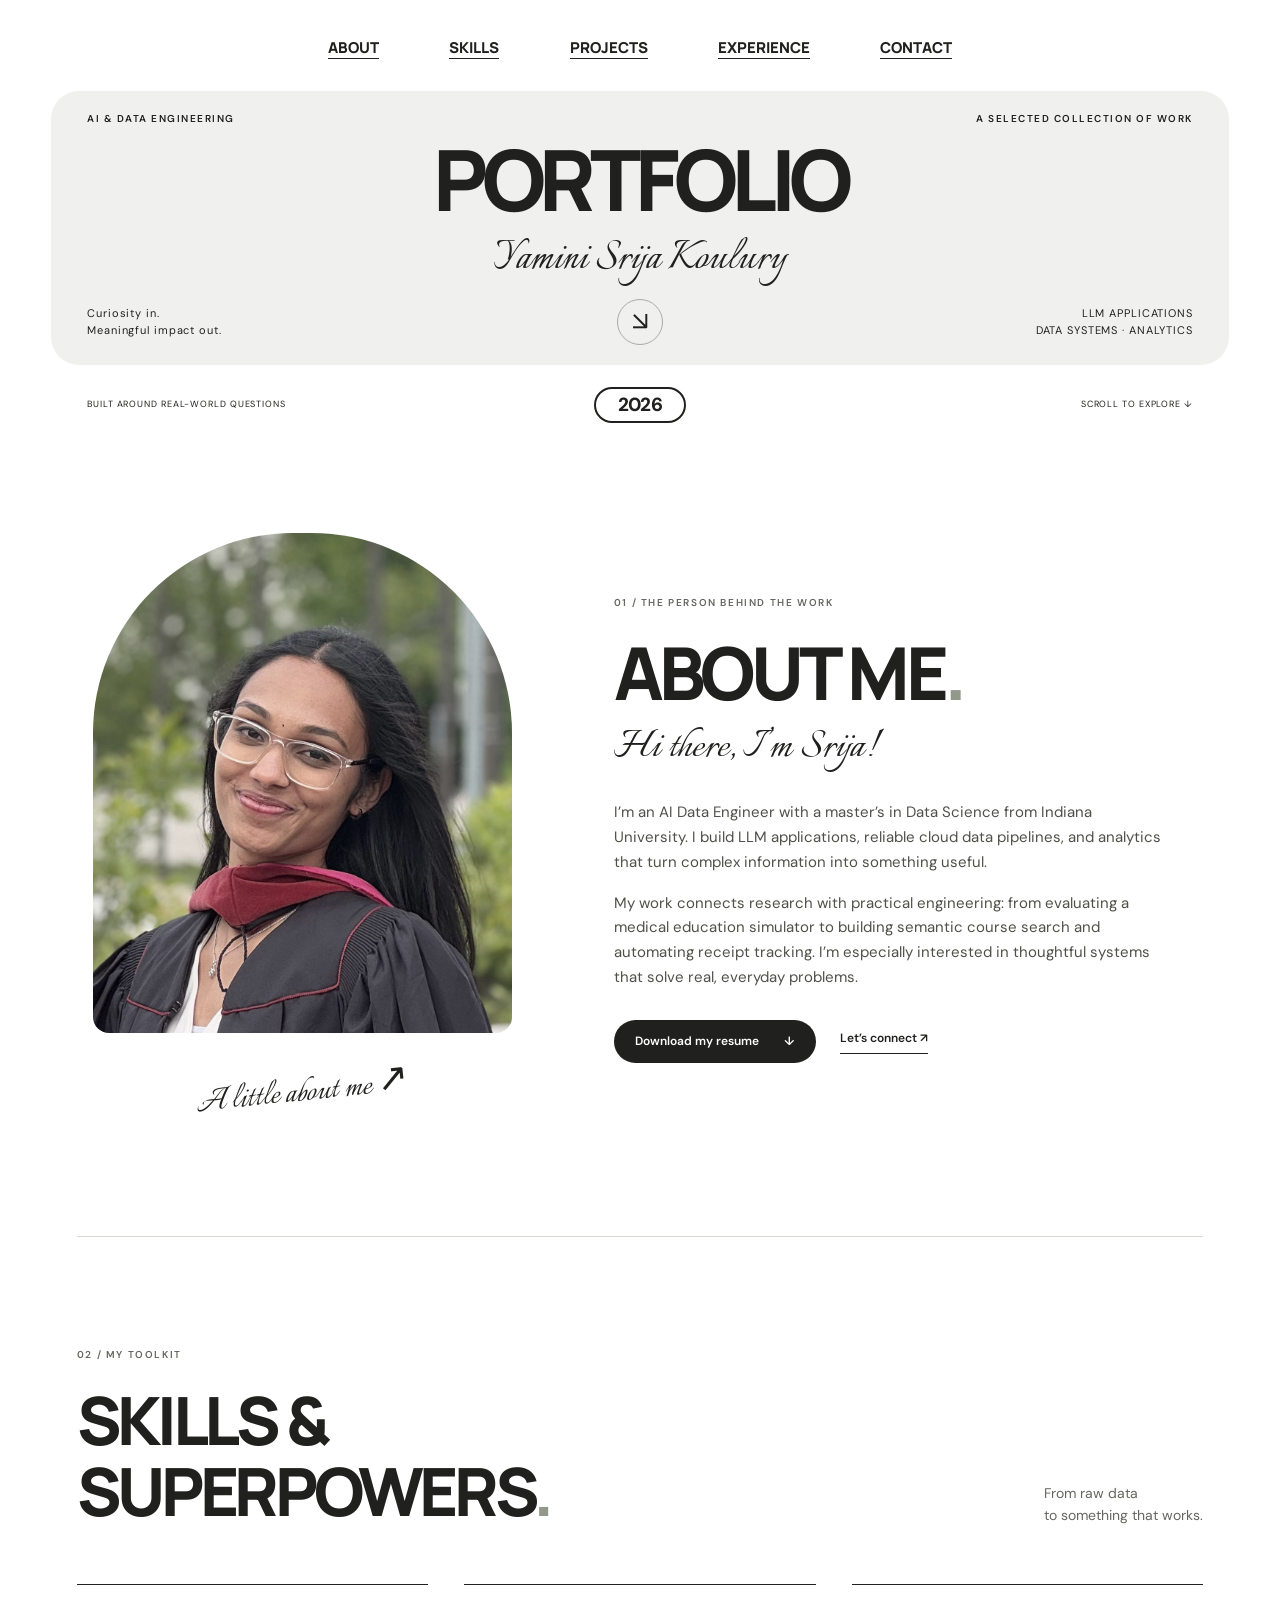
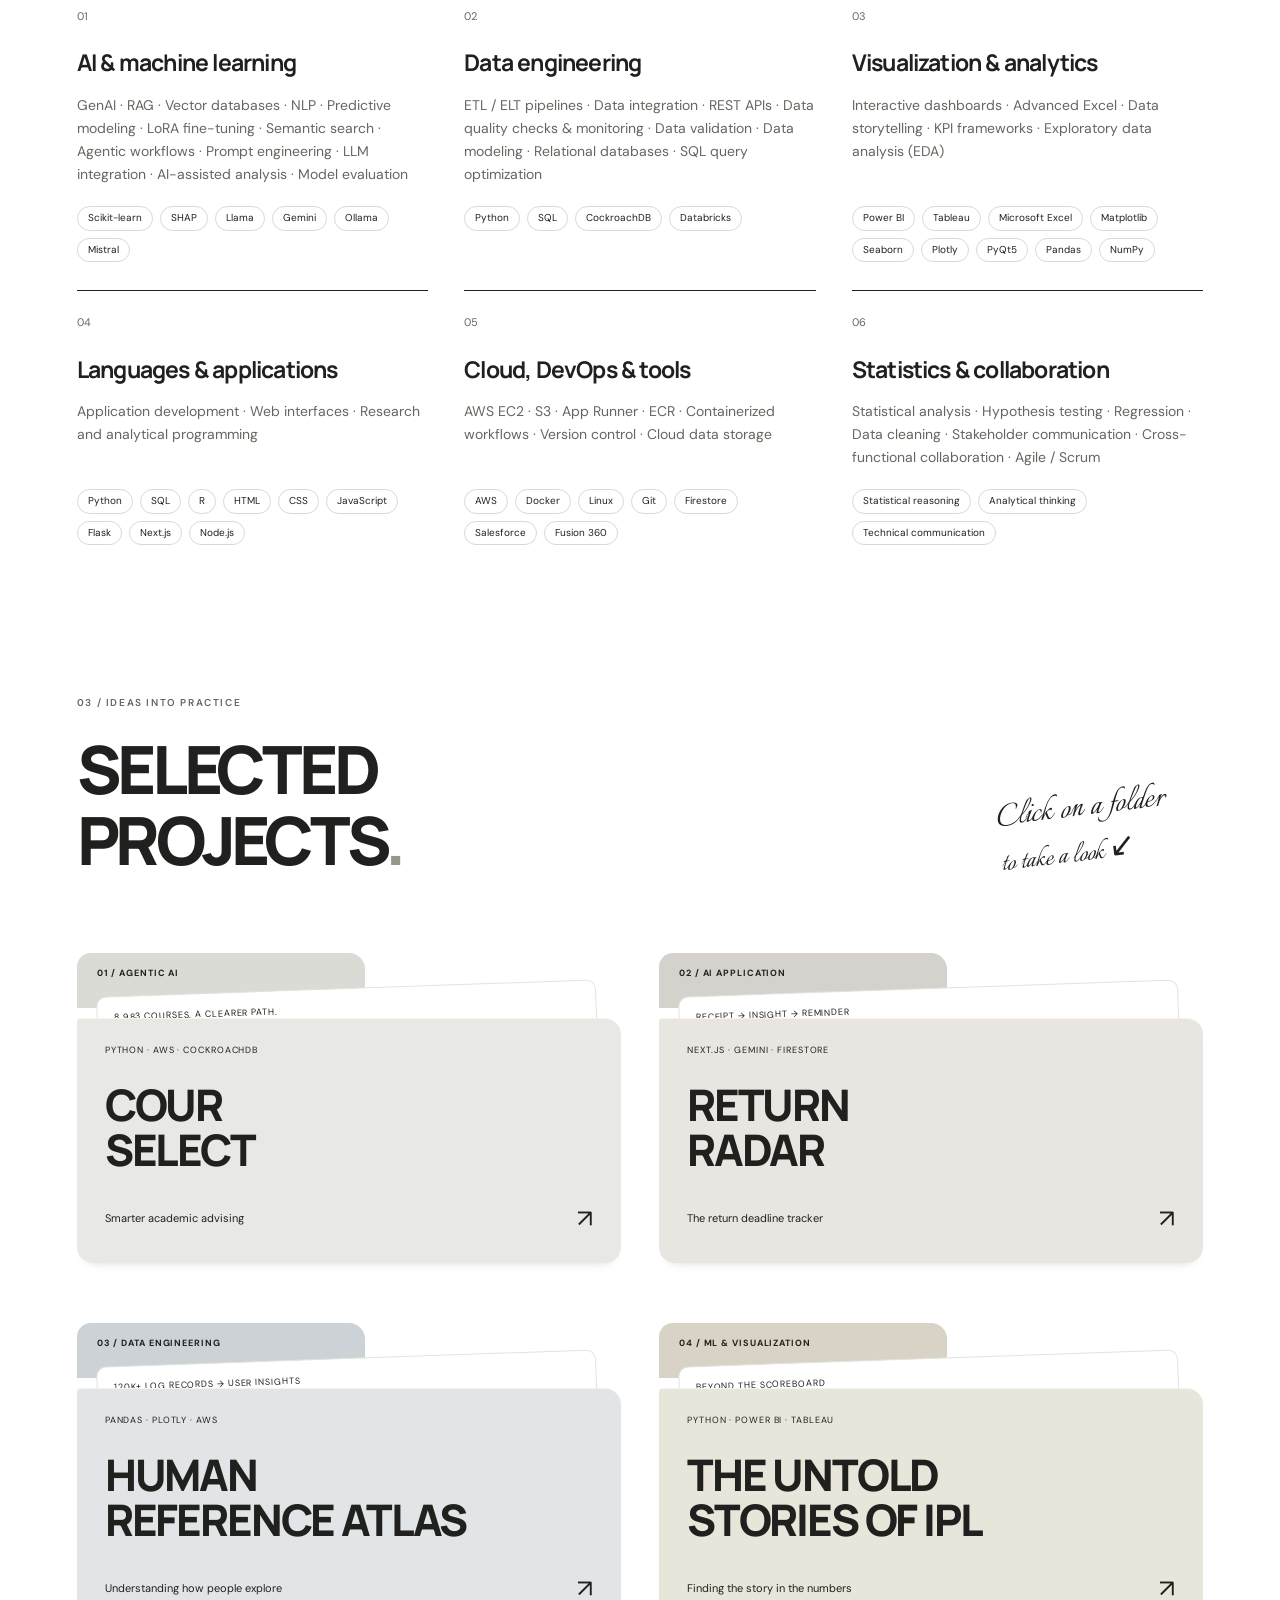
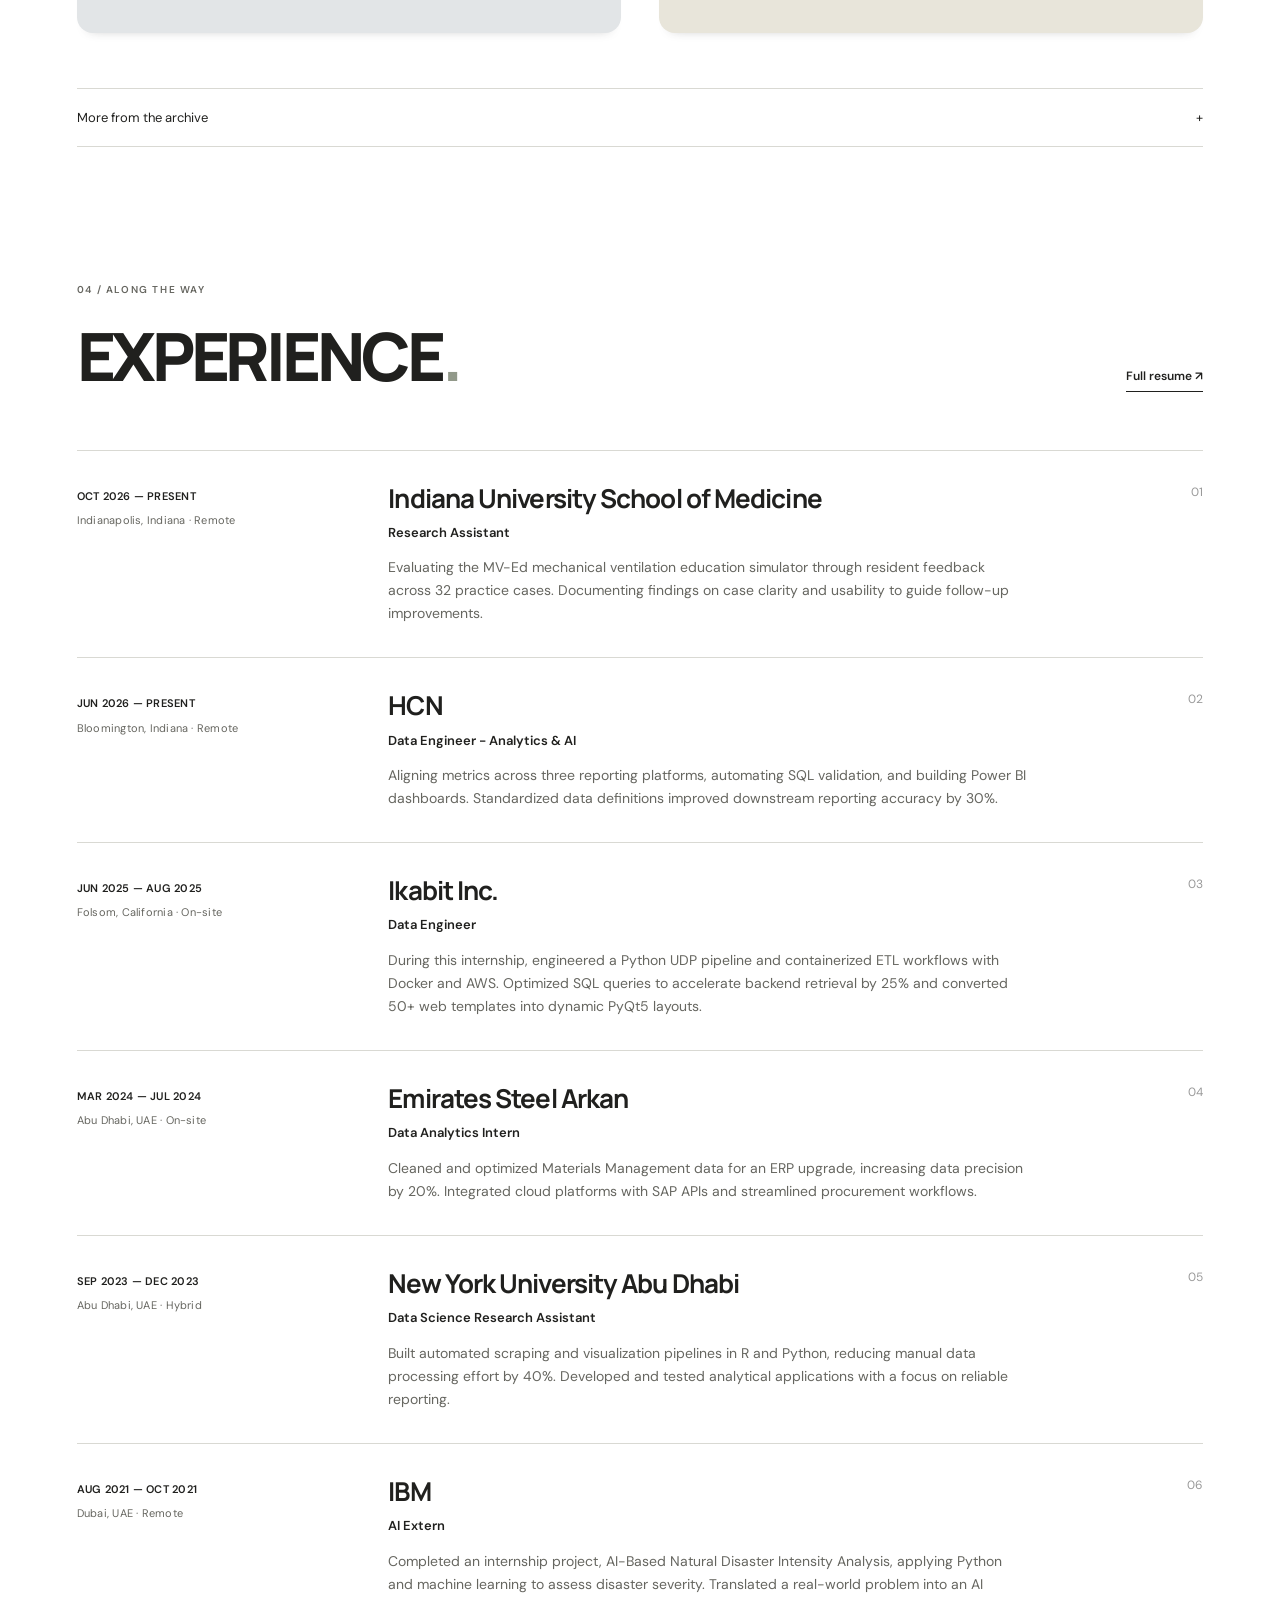
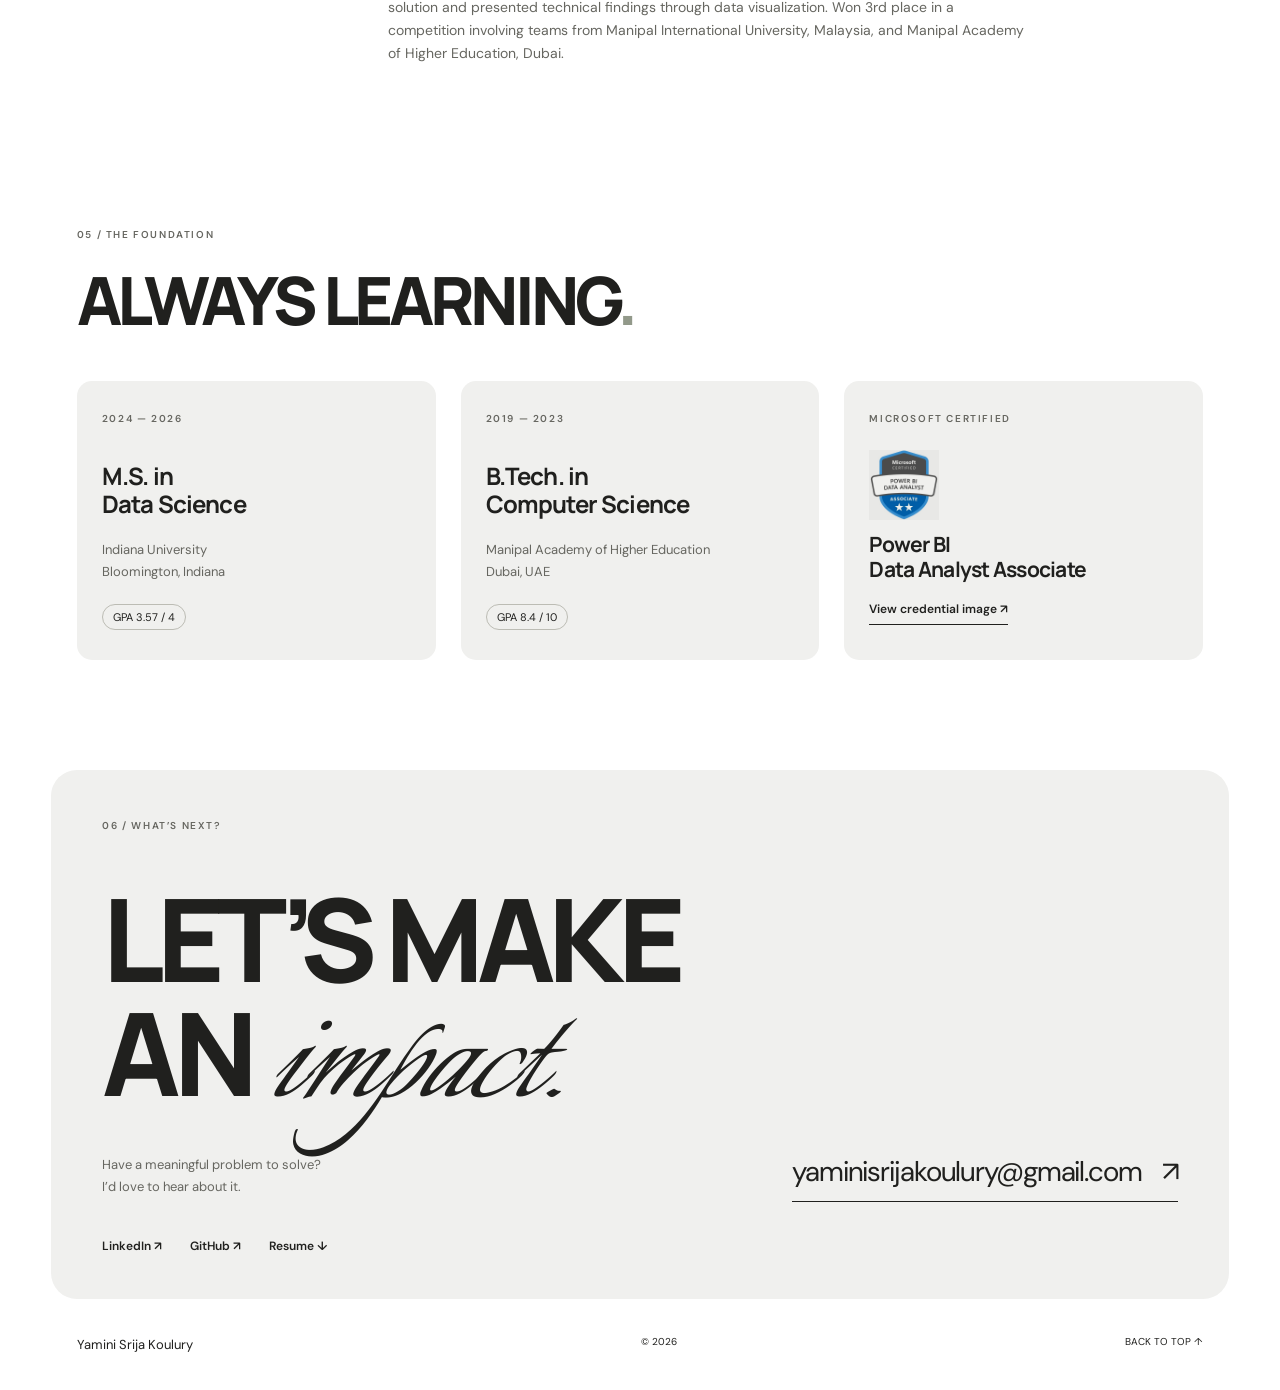
<file: index.html>
<!DOCTYPE html>
<html lang="en">
<head>
  <meta charset="UTF-8">
  <meta name="viewport" content="width=device-width, initial-scale=1">
  <title>Yamini Srija Koulury | AI & Data Portfolio</title>
  <meta name="description" content="AI, data engineering, and a little curiosity. Explore Yamini Srija Koulury’s work in LLM applications, reliable data pipelines, and analytics.">
  <meta name="author" content="Yamini Srija Koulury">
  <meta property="og:title" content="Yamini Srija Koulury | AI & Data Portfolio">
  <meta property="og:description" content="Turning complex data into useful, thoughtful applications.">
  <meta property="og:type" content="website">
  <link rel="preconnect" href="https://fonts.googleapis.com">
  <link rel="preconnect" href="https://fonts.gstatic.com" crossorigin>
  <link href="https://fonts.googleapis.com/css2?family=DM+Sans:wght@400;500;600;700&family=Manrope:wght@400;500;600;700;800&family=Italianno&display=swap" rel="stylesheet">
  <link rel="stylesheet" href="styles.css?v=10">
  <script src="script.js?v=11" defer></script>
</head>
<body>
  <a class="skip-link" href="#main">Skip to content</a>
  <header class="site-header" id="home">
    <nav class="nav" aria-label="Main navigation">
      <a href="#about">About</a><a href="#skills">Skills</a>
      <a href="#projects">Projects</a><a href="#experience">Experience</a><a href="#contact">Contact</a>
    </nav>
  </header>
  <main id="main">
    <section class="cover" aria-labelledby="cover-title">
      <div class="cover-top"><span>AI & DATA ENGINEERING</span><span>A SELECTED COLLECTION OF WORK</span></div>
      <div class="cover-title"><h1 id="cover-title">PORTFOLIO</h1><p class="signature">Yamini Srija Koulury</p></div>
      <div class="cover-bottom"><p>Curiosity in.<br>Meaningful impact out.</p><a href="#projects" class="circle-link" aria-label="Explore my projects">↘</a><p>LLM APPLICATIONS<br>DATA SYSTEMS · ANALYTICS</p></div>
    </section>
    <div class="cover-caption"><span>BUILT AROUND REAL-WORLD QUESTIONS</span><span class="year">2026</span><a href="#about">SCROLL TO EXPLORE ↓</a></div>

    <section class="about section" id="about" aria-labelledby="about-title">
      <div class="portrait-wrap"><img class="portrait" src="Srija.jpeg" alt="Yamini Srija Koulury at her graduation" width="1139" height="1519"><span class="photo-note">A little about me ↗</span></div>
      <div class="about-copy"><p class="eyebrow">01 / THE PERSON BEHIND THE WORK</p><h2 id="about-title">ABOUT ME<span class="period">.</span></h2><p class="handwritten">Hi there, I’m Srija!</p><p>I’m an AI Data Engineer with a master’s in Data Science from Indiana University. I build LLM applications, reliable cloud data pipelines, and analytics that turn complex information into something useful.</p><p>My work connects research with practical engineering: from evaluating a medical education simulator to building semantic course search and automating receipt tracking. I’m especially interested in thoughtful systems that solve real, everyday problems.</p><div class="about-links"><a class="pill-button dark" href="Yamini_Srija_Koulury_Resume.pdf" download>Download my resume <span>↓</span></a><a class="text-link" href="https://www.linkedin.com/in/yaminisrija/" target="_blank" rel="noopener noreferrer">Let’s connect ↗</a></div></div>
    </section>

    <section class="skills section" id="skills" aria-labelledby="skills-title"><div class="section-heading"><div><p class="eyebrow">02 / MY TOOLKIT</p><h2 id="skills-title">SKILLS &<br>SUPERPOWERS<span class="period">.</span></h2></div><p class="section-note">From raw data<br>to something that works.</p></div>
      <div class="skill-grid">
        <article><span class="skill-index">01</span><h3>AI & machine learning</h3><p>GenAI · RAG · Vector databases · NLP · Predictive modeling · LoRA fine-tuning · Semantic search · Agentic workflows · Prompt engineering · LLM integration · AI-assisted analysis · Model evaluation</p><div class="tags"><span>Scikit-learn</span><span>SHAP</span><span>Llama</span><span>Gemini</span><span>Ollama</span><span>Mistral</span></div></article>
        <article><span class="skill-index">02</span><h3>Data engineering</h3><p>ETL / ELT pipelines · Data integration · REST APIs · Data quality checks & monitoring · Data validation · Data modeling · Relational databases · SQL query optimization</p><div class="tags"><span>Python</span><span>SQL</span><span>CockroachDB</span><span>Databricks</span></div></article>
        <article><span class="skill-index">03</span><h3>Visualization & analytics</h3><p>Interactive dashboards · Advanced Excel · Data storytelling · KPI frameworks · Exploratory data analysis (EDA)</p><div class="tags"><span>Power BI</span><span>Tableau</span><span>Microsoft Excel</span><span>Matplotlib</span><span>Seaborn</span><span>Plotly</span><span>PyQt5</span><span>Pandas</span><span>NumPy</span></div></article>
        <article><span class="skill-index">04</span><h3>Languages & applications</h3><p>Application development · Web interfaces · Research and analytical programming</p><div class="tags"><span>Python</span><span>SQL</span><span>R</span><span>HTML</span><span>CSS</span><span>JavaScript</span><span>Flask</span><span>Next.js</span><span>Node.js</span></div></article>
        <article><span class="skill-index">05</span><h3>Cloud, DevOps & tools</h3><p>AWS EC2 · S3 · App Runner · ECR · Containerized workflows · Version control · Cloud data storage</p><div class="tags"><span>AWS</span><span>Docker</span><span>Linux</span><span>Git</span><span>Firestore</span><span>Salesforce</span><span>Fusion 360</span></div></article>
        <article><span class="skill-index">06</span><h3>Statistics & collaboration</h3><p>Statistical analysis · Hypothesis testing · Regression · Data cleaning · Stakeholder communication · Cross-functional collaboration · Agile / Scrum</p><div class="tags"><span>Statistical reasoning</span><span>Analytical thinking</span><span>Technical communication</span></div></article>
      </div>
    </section>

    <section class="projects section" id="projects" aria-labelledby="projects-title"><div class="section-heading"><div><p class="eyebrow">03 / IDEAS INTO PRACTICE</p><h2 id="projects-title">SELECTED<br>PROJECTS<span class="period">.</span></h2></div><p class="handwritten folder-note">Click on a folder<br><span>to take a look ↙</span></p></div>
      <div class="folder-grid">
        <button class="folder" data-project="courselect" aria-haspopup="dialog"><span class="folder-tab">01 / AGENTIC AI</span><span class="folder-paper">8,983 COURSES. A CLEARER PATH.</span><span class="folder-front"><span class="folder-meta">PYTHON · AWS · COCKROACHDB</span><strong>COUR<br>SELECT</strong><span class="folder-bottom">Smarter academic advising <span>↗</span></span></span></button>
        <button class="folder" data-project="returnradar" aria-haspopup="dialog"><span class="folder-tab">02 / AI APPLICATION</span><span class="folder-paper">RECEIPT → INSIGHT → REMINDER</span><span class="folder-front"><span class="folder-meta">NEXT.JS · GEMINI · FIRESTORE</span><strong>RETURN<br>RADAR</strong><span class="folder-bottom">The return deadline tracker <span>↗</span></span></span></button>
        <button class="folder" data-project="hra" aria-haspopup="dialog"><span class="folder-tab">03 / DATA ENGINEERING</span><span class="folder-paper">120K+ LOG RECORDS → USER INSIGHTS</span><span class="folder-front"><span class="folder-meta">PANDAS · PLOTLY · AWS</span><strong>HUMAN<br>REFERENCE ATLAS</strong><span class="folder-bottom">Understanding how people explore <span>↗</span></span></span></button>
        <button class="folder" data-project="ipl" aria-haspopup="dialog"><span class="folder-tab">04 / ML & VISUALIZATION</span><span class="folder-paper">BEYOND THE SCOREBOARD</span><span class="folder-front"><span class="folder-meta">PYTHON · POWER BI · TABLEAU</span><strong>THE UNTOLD<br>STORIES OF IPL</strong><span class="folder-bottom">Finding the story in the numbers <span>↗</span></span></span></button>
      </div>
      <details class="archive"><summary>More from the archive <span>+</span></summary><div class="archive-links"><a href="https://github.iu.edu/ykoulury/InfoViz_ykoulury" target="_blank" rel="noopener noreferrer">Safer Routes via Accident Analysis <span>IU GitHub ↗</span></a><a href="https://github.com/yaminisrijakoulury/Alzheimer-s-Disease-Project-Using-Machine-Learning-Data-Mining" target="_blank" rel="noopener noreferrer">Alzheimer’s Diagnosis Modeling <span>GitHub ↗</span></a><a href="https://github.com/yaminisrijakoulury/Personalized-Medical-Recommendation-System-with-Machine-Learning" target="_blank" rel="noopener noreferrer">Personalized Medical Recommendation System <span>GitHub ↗</span></a></div></details>
    </section>

    <section class="experience section" id="experience" aria-labelledby="experience-title"><div class="section-heading"><div><p class="eyebrow">04 / ALONG THE WAY</p><h2 id="experience-title">EXPERIENCE<span class="period">.</span></h2></div><a class="text-link" href="Yamini_Srija_Koulury_Resume.pdf" target="_blank" rel="noopener">Full resume ↗</a></div>
      <div class="experience-list">
        <article class="job"><div class="job-date">OCT 2026 — PRESENT<span>Indianapolis, Indiana · Remote</span></div><div><h3>Indiana University School of Medicine</h3><p class="role">Research Assistant</p><p>Evaluating the MV-Ed mechanical ventilation education simulator through resident feedback across 32 practice cases. Documenting findings on case clarity and usability to guide follow-up improvements.</p></div><span class="job-number">01</span></article>
        <article class="job"><div class="job-date">JUN 2026 — PRESENT<span>Bloomington, Indiana · Remote</span></div><div><h3>HCN</h3><p class="role">Data Engineer - Analytics &amp; AI</p><p>Aligning metrics across three reporting platforms, automating SQL validation, and building Power BI dashboards. Standardized data definitions improved downstream reporting accuracy by 30%.</p></div><span class="job-number">02</span></article>
        <article class="job"><div class="job-date">JUN 2025 — AUG 2025<span>Folsom, California · On-site</span></div><div><h3>Ikabit Inc.</h3><p class="role">Data Engineer</p><p>During this internship, engineered a Python UDP pipeline and containerized ETL workflows with Docker and AWS. Optimized SQL queries to accelerate backend retrieval by 25% and converted 50+ web templates into dynamic PyQt5 layouts.</p></div><span class="job-number">03</span></article>
        <article class="job"><div class="job-date">MAR 2024 — JUL 2024<span>Abu Dhabi, UAE · On-site</span></div><div><h3>Emirates Steel Arkan</h3><p class="role">Data Analytics Intern</p><p>Cleaned and optimized Materials Management data for an ERP upgrade, increasing data precision by 20%. Integrated cloud platforms with SAP APIs and streamlined procurement workflows.</p></div><span class="job-number">04</span></article>
        <article class="job"><div class="job-date">SEP 2023 — DEC 2023<span>Abu Dhabi, UAE · Hybrid</span></div><div><h3>New York University Abu Dhabi</h3><p class="role">Data Science Research Assistant</p><p>Built automated scraping and visualization pipelines in R and Python, reducing manual data processing effort by 40%. Developed and tested analytical applications with a focus on reliable reporting.</p></div><span class="job-number">05</span></article>
        <article class="job"><div class="job-date">AUG 2021 — OCT 2021<span>Dubai, UAE · Remote</span></div><div><h3>IBM</h3><p class="role">AI Extern</p><p>Completed an internship project, AI-Based Natural Disaster Intensity Analysis, applying Python and machine learning to assess disaster severity. Translated a real-world problem into an AI solution and presented technical findings through data visualization. Won 3rd place in a competition involving teams from Manipal International University, Malaysia, and Manipal Academy of Higher Education, Dubai.</p></div><span class="job-number">06</span></article>
      </div>
    </section>

    <section class="education section" id="education" aria-labelledby="education-title"><p class="eyebrow">05 / THE FOUNDATION</p><h2 id="education-title">ALWAYS LEARNING<span class="period">.</span></h2><div class="education-grid"><article><span class="eyebrow">2024 — 2026</span><h3>M.S. in<br>Data Science</h3><p>Indiana University<br>Bloomington, Indiana</p><span class="grade">GPA 3.57 / 4</span></article><article><span class="eyebrow">2019 — 2023</span><h3>B.Tech. in<br>Computer Science</h3><p>Manipal Academy of Higher Education<br>Dubai, UAE</p><span class="grade">GPA 8.4 / 10</span></article><article class="certification"><span class="eyebrow">MICROSOFT CERTIFIED</span><img src="power_bi_data_analyst.jpeg" alt="Microsoft certification badge" width="80" height="80" loading="lazy"><h3>Power BI<br>Data Analyst Associate</h3><a class="text-link" href="power_bi_data_analyst.jpeg" target="_blank" rel="noopener">View credential image ↗</a></article></div></section>

    <section class="contact section" id="contact" aria-labelledby="contact-title"><div class="contact-top"><p class="eyebrow">06 / WHAT’S NEXT?</p></div><h2 id="contact-title">LET’S MAKE<br>AN <em>impact.</em></h2><div class="contact-bottom"><p>Have a meaningful problem to solve?<br>I’d love to hear about it.</p><a class="contact-email" href="mailto:yaminisrijakoulury@gmail.com">yaminisrijakoulury@gmail.com <span>↗</span></a></div><div class="contact-links"><a href="https://www.linkedin.com/in/yaminisrija/" target="_blank" rel="noopener noreferrer">LinkedIn ↗</a><a href="https://github.com/yaminisrijakoulury" target="_blank" rel="noopener noreferrer">GitHub ↗</a><a href="Yamini_Srija_Koulury_Resume.pdf" download>Resume ↓</a></div></section>
  </main>
  <footer><a href="#home">Yamini Srija Koulury</a><span>© 2026</span><a href="#home">BACK TO TOP ↑</a></footer>
  <dialog id="project-dialog" aria-labelledby="project-title"><button class="close-dialog" aria-label="Close project details">✕</button><div id="project-content"></div></dialog>
</body>
</html>
</file>
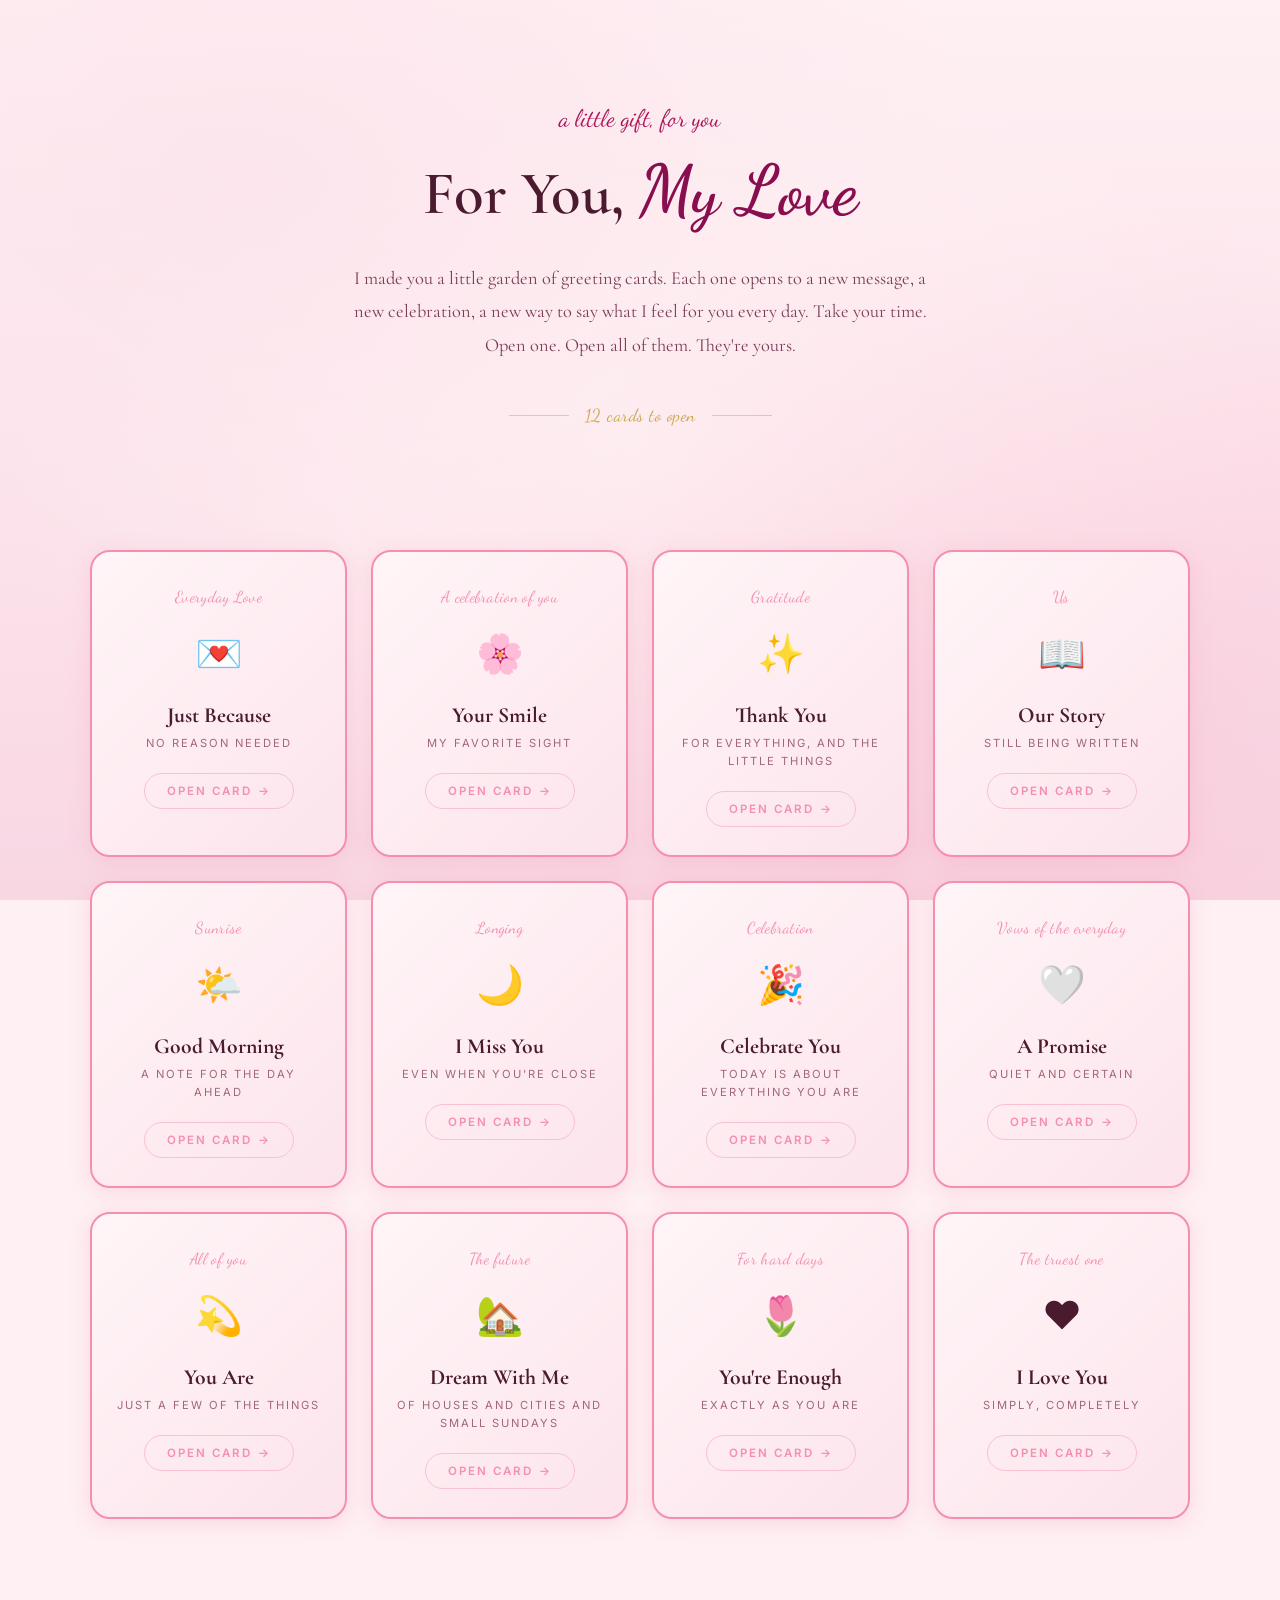
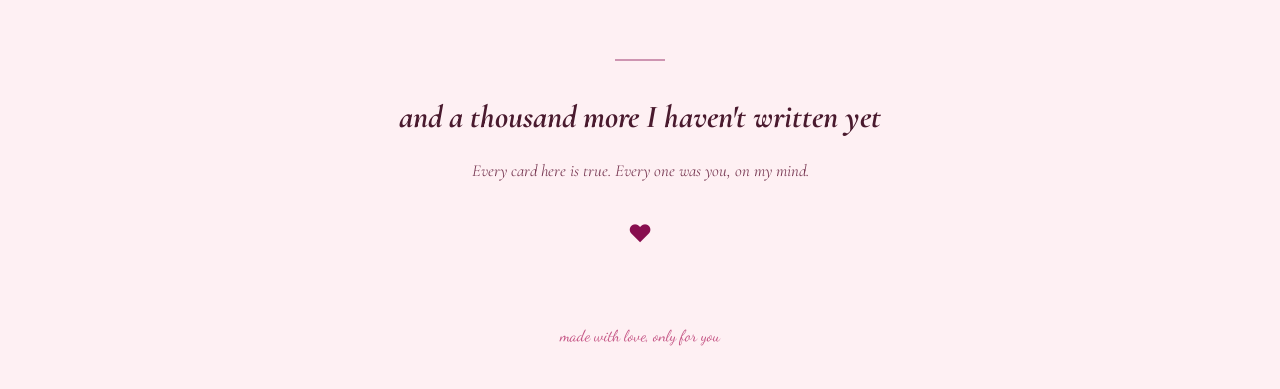
<file: gift/index.html>
<!DOCTYPE html>
<html lang="en">
<head>
  <meta charset="UTF-8" />
  <meta name="viewport" content="width=device-width, initial-scale=1.0" />
  <title>For You, My Love 💕</title>
  <meta name="description" content="A little garden of greeting cards, made with love. Each one opens to a new message, a new celebration." />

  <!-- Fonts -->
  <link rel="preconnect" href="https://fonts.googleapis.com" />
  <link rel="preconnect" href="https://fonts.gstatic.com" crossorigin />
  <link href="https://fonts.googleapis.com/css2?family=Cormorant+Garamond:ital,wght@0,400;0,500;0,600;0,700;1,400;1,500;1,600&family=Dancing+Script:wght@400;500;600;700&family=Inter:wght@300;400;500;600&display=swap" rel="stylesheet" />

  <!-- Styles -->
  <link rel="stylesheet" href="styles.css" />
</head>
<body>

  <!-- Floating Hearts Background -->
  <div class="floating-hearts" id="floatingHearts" aria-hidden="true">
  </div>

  <div class="gift-page">

    <!-- Hero Section -->
    <header class="hero" id="hero">
      <p class="hero-subtitle">a little gift, for you</p>
      <h1 class="hero-title">For You, <em>My Love</em></h1>
      <p class="hero-description">
        I made you a little garden of greeting cards. Each one opens to a new message, a new celebration, a new way to say what I feel for you every day. Take your time. Open one. Open all of them. They're yours.
      </p>
      <div class="card-count-divider">
        <span class="line"></span>
        <span class="count-text">12 cards to open</span>
        <span class="line"></span>
      </div>
    </header>

    <!-- Cards Grid -->
    <section class="cards-section" id="cards">
      <div class="cards-grid" id="cardsGrid">
        <!-- Cards injected by JavaScript -->
      </div>
    </section>

    <!-- Closing Section -->
    <section class="closing-section">
      <div class="closing-divider"></div>
      <h2 class="closing-title">and a thousand more I haven't written yet</h2>
      <p class="closing-text">Every card here is true. Every one was you, on my mind.</p>
      <span class="closing-heart">♥</span>
    </section>

    <!-- Footer -->
    <footer class="site-footer">
      <p class="footer-text">made with love, only for you</p>
    </footer>

  </div>

  <!-- Modal Overlay -->
  <div class="modal-overlay" id="modalOverlay">
    <div class="modal-card" id="modalCard">
      <div class="modal-sparkles" aria-hidden="true">
        <span class="modal-sparkle"></span>
        <span class="modal-sparkle"></span>
        <span class="modal-sparkle"></span>
        <span class="modal-sparkle"></span>
        <span class="modal-sparkle"></span>
      </div>
      <button class="modal-close" id="modalClose" aria-label="Close card">&times;</button>
      <div class="modal-envelope" id="modalEnvelope"></div>
      <p class="modal-category" id="modalCategory"></p>
      <h2 class="modal-title" id="modalTitle"></h2>
      <p class="modal-tagline" id="modalTagline"></p>
      <div class="modal-divider"></div>
      <p class="modal-message" id="modalMessage"></p>
      <p class="modal-sign-off" id="modalSignOff"></p>
    </div>
  </div>

  <script src="script.js"></script>
</body>
</html>
</file>
<file: styles.css>
:root {
  --ink:#20201e;
  --paper:#fff;
  --soft:#f0f0ee;
  --muted:#666660;
  --line:#d9d9d3;
  --accent:#646e56;
}
* {
  box-sizing:border-box;
}
html {
  scroll-behavior:smooth;
  scroll-padding-top:35px;
}
body {
  margin:0;
  background:var(--paper);
  color:var(--ink);
  font-family:'DM Sans',Arial,sans-serif;
  font-size:16px;
  line-height:1.65;
}
body.modal-open {
  overflow:hidden;
}
a {
  color:inherit;
  text-decoration:none;
}
button {
  font:inherit;
  color:inherit;
}
a,button,summary {
  -webkit-tap-highlight-color:transparent;
}
a:focus-visible,button:focus-visible,summary:focus-visible {
  outline:3px solid var(--accent);
  outline-offset:6px;
}
button {
  cursor:pointer;
}
h1,h2,h3,p {
  margin:0;
}
h1,h2,h3 {
  font-family:'Manrope',Arial,sans-serif;
}
h2 {
  font-size:clamp(36px,5.2vw,70px);
  line-height:1.06;
  letter-spacing:-.065em;
  font-weight:800;
}
h3 {
  line-height:1.2;
  letter-spacing:-.035em;
}
.period {
  color:#92998a;
}
.site-header,main,footer {
  max-width:1440px;
  margin:auto;
}
.site-header {
  padding:38px 6% 32px;
}
.nav {
  display:flex;
  align-items:center;
  justify-content:center;
  gap:clamp(24px,5.5vw,85px);
}
.nav>a {
  font-family:Manrope,sans-serif;
  text-transform:uppercase;
  font-size:15px;
  font-weight:800;
  line-height:1.3;
  border-bottom:1px solid currentColor;
}
.nav>a:hover {
  color:var(--accent);
}


.cover {
  margin:0 4%;
  border-radius:28px;
  background:var(--soft);
  padding:20px 36px;
  min-height:260px;
  display:flex;
  flex-direction:column;
  justify-content:space-between;
}
.cover-top,.cover-bottom {
  display:flex;
  justify-content:space-between;
  align-items:center;
}
.cover-top {
  font-size:10px;
  font-weight:600;
  letter-spacing:.15em;
}
.cover-bottom {
  display:grid;
  grid-template-columns:minmax(0,1fr) auto minmax(0,1fr);
  gap:12px;
}
.cover-title {
  text-align:center;
  padding:12px 0;
}
.cover h1 {
  font-size:clamp(40px,6.6vw,91px);
  letter-spacing:-.077em;
  font-weight:800;
  line-height:.95;
}
.signature {
  font-family:Italianno,'Brush Script MT',cursive;
  font-size:clamp(28px,3.8vw,52px);
  line-height:1.1;
  margin-top:14px;
  font-weight:400;
}
.cover-bottom p {
  font-size:11px;
  line-height:1.5;
  letter-spacing:.08em;
}
.cover-bottom p:last-child {
  text-align:right;
}
.circle-link {
  width:46px;
  height:46px;
  border:1px solid #aaa;
  border-radius:50%;
  display:grid;
  place-items:center;
  font-size:26px;
  transition:background .2s,transform .2s;
}
.circle-link:hover {
  background:#fff;
  transform:translateY(3px);
}
.cover-caption {
  margin:22px calc(4% + 36px) 0;
  display:grid;
  grid-template-columns:minmax(0,1fr) auto minmax(0,1fr);
  gap:12px;
  align-items:center;
  font-size:9px;
  letter-spacing:.1em;
}
.cover-caption>a {
  justify-self:end;
  text-align:right;
}
.year {
  border:2px solid var(--ink);
  border-radius:40px;
  padding:0 22px;
  font-size:19px;
  font-weight:800;
  letter-spacing:-.05em;
  line-height:1.7;
}
.section {
  margin:0 6%;
  padding:110px 0;
  scroll-margin-top:10px;
}
.eyebrow {
  font-size:10px;
  letter-spacing:.16em;
  font-weight:600;
  color:var(--muted);
  margin-bottom:22px;
}
.about {
  display:grid;
  grid-template-columns:.85fr 1.15fr;
  gap:9%;
  align-items:center;
}
.portrait-wrap {
  position:relative;
  padding:0 0 0 16px;
}
.portrait {
  display:block;
  width:100%;
  height:500px;
  object-fit:cover;
  object-position:center 37%;
  border-radius:200px 200px 16px 16px;
  filter:saturate(.68);
}
.photo-note {
  display:block;
  width:fit-content;
  max-width:100%;
  margin:30px auto 0;
  text-align:center;
  font-family:Italianno,cursive;
  font-size:38px;
  transform:rotate(-6deg);
}
.about-copy h2 {
  font-size:clamp(40px,5.7vw,78px);
}
.handwritten {
  font-family:Italianno,'Brush Script MT',cursive;
  font-size:48px;
  line-height:1.15;
}
.about-copy .handwritten {
  margin:10px 0 24px;
}
.about-copy>p:not(.eyebrow):not(.handwritten) {
  font-size:15px;
  margin-top:16px;
  max-width:550px;
  color:#50504b;
}
.about-links {
  display:flex;
  align-items:center;
  flex-wrap:wrap;
  gap:24px;
  margin-top:30px;
}
.pill-button {
  border-radius:30px;
  padding:12px 21px;
  display:inline-flex;
  gap:25px;
  align-items:center;
  font-size:12px;
  font-weight:600;
}
.dark {
  background:var(--ink);
  color:white;
}
.pill-button:hover {
  background:var(--accent);
}
.text-link {
  font-size:12px;
  border-bottom:1px solid;
  padding-bottom:4px;
  font-weight:600;
}
.section-heading {
  display:flex;
  justify-content:space-between;
  align-items:flex-end;
  gap:25px;
  margin-bottom:58px;
}
.section-note {
  font-size:14px;
  line-height:1.6;
  color:var(--muted);
}
.skills {
  border-top:1px solid var(--line);
}
.skill-grid {
  display:grid;
  grid-template-columns:repeat(3,1fr);
  column-gap:36px;
  row-gap:28px;
}
.skill-grid article {
  display:grid;
  grid-template-rows:subgrid;
  grid-row:span 4;
  row-gap:0;
  border-top:1px solid var(--ink);
  padding-top:22px;
}
.skill-index {
  font-size:11px;
  color:var(--muted);
}
.skill-grid h3 {
  font-size:23px;
  margin:24px 0 17px;
}
.skill-grid p {
  font-size:14px;
  color:var(--muted);
}
.skill-grid .tags {
  align-self:start;
}
.tags {
  display:flex;
  gap:7px;
  flex-wrap:wrap;
  margin-top:20px;
}
.tags span {
  border:1px solid var(--line);
  padding:3px 10px;
  border-radius:20px;
  font-size:10px;
}
.projects {
  padding-top:40px;
}
.folder-note {
  font-size:39px;
  transform:rotate(-7deg);
  padding-right:35px;
}
.folder-note span {
  font-size:32px;
}
.folder-grid {
  display:grid;
  grid-template-columns:repeat(2,1fr);
  gap:60px 38px;
  padding-top:20px;
}
.folder {
  position:relative;
  isolation:isolate;
  display:block;
  width:100%;
  height:310px;
  border:0;
  background:none;
  text-align:left;
  padding:0;
  transition:transform .25s;
}
.folder:hover {
  transform:translateY(-8px) rotate(-1deg);
}
.folder:nth-child(even):hover {
  transform:translateY(-8px) rotate(1deg);
}
.folder-tab {
  position:absolute;
  left:0;
  top:0;
  background:#dadbd5;
  border-radius:14px 16px 0 0;
  width:53%;
  height:55px;
  padding:13px 20px;
  font-size:9px;
  letter-spacing:.1em;
  font-weight:700;
}
.folder-paper {
  display:block;
  background:white;
  border:1px solid #e2e2dc;
  border-radius:10px;
  position:absolute;
  top:35px;
  left:22px;
  right:22px;
  height:180px;
  padding:13px 16px;
  font-size:9px;
  letter-spacing:.1em;
  transform:rotate(-2deg);
  transition:transform .25s;
}
.folder:hover .folder-paper {
  transform:translateY(-12px) rotate(-3deg);
}
.folder-front {
  position:absolute;
  left:0;
  right:0;
  bottom:0;
  height:245px;
  background:#e8e9e4;
  border-radius:4px 16px 16px 16px;
  padding:24px 28px;
  display:flex;
  flex-direction:column;
  justify-content:space-between;
  box-shadow:0 8px 12px -12px #3336;
  border-top:1px solid #ffffff90;
}
.folder:nth-child(2) .folder-tab {
  background:#d5d2cd;
}
.folder:nth-child(2) .folder-front {
  background:#e9e6e1;
}
.folder:nth-child(3) .folder-front {
  background:#e2e5e7;
}
.folder:nth-child(3) .folder-tab {
  background:#cdd2d6;
}
.folder:nth-child(4) .folder-front {
  background:#e8e5da;
}
.folder:nth-child(4) .folder-tab {
  background:#d8d3c6;
}
.folder-meta {
  font-size:9px;
  letter-spacing:.1em;
}
.folder strong {
  font-family:Manrope,sans-serif;
  font-size:clamp(26px,3.4vw,44px);
  font-weight:800;
  letter-spacing:-.05em;
  line-height:1.03;
}
.folder-bottom {
  font-size:11px;
  display:flex;
  justify-content:space-between;
  align-items:center;
}
.folder-bottom>span {
  font-size:25px;
}
.archive {
  border-top:1px solid var(--line);
  border-bottom:1px solid var(--line);
  margin-top:55px;
}
.archive summary {
  cursor:pointer;
  list-style:none;
  display:flex;
  justify-content:space-between;
  padding:18px 0;
  font-size:13px;
}
.archive summary::-webkit-details-marker {
  display:none;
}
.archive[open] summary>span {
  transform:rotate(45deg);
}
.archive-links {
  padding-bottom:18px;
}
.archive-links a {
  display:flex;
  justify-content:space-between;
  gap:20px;
  font-size:13px;
  padding:12px 0;
  color:var(--muted);
}
.archive-links a:hover {
  color:var(--ink);
}
.archive-links a span {
  white-space:nowrap;
  font-size:10px;
}
.experience {
  padding-top:25px;
}
.job {
  display:grid;
  grid-template-columns:25% 1fr 35px;
  gap:30px;
  border-top:1px solid var(--line);
  padding:32px 0;
}
.job-date {
  font-size:11px;
  font-weight:600;
  letter-spacing:.02em;
  padding-top:4px;
}
.job-date span {
  display:block;
  font-weight:400;
  color:var(--muted);
  margin-top:6px;
}
.job h3 {
  font-size:26px;
}
.role {
  font-size:13px;
  font-weight:600;
  margin:8px 0 13px;
}
.job p:last-child {
  font-size:14px;
  color:var(--muted);
  max-width:640px;
}
.job-number {
  font-size:12px;
  color:#999;
  text-align:right;
}
.education {
  padding-top:20px;
}
.education-grid {
  display:grid;
  grid-template-columns:repeat(3,1fr);
  gap:25px;
  margin-top:45px;
}
.education-grid article {
  background:var(--soft);
  border-radius:15px;
  padding:30px 25px;
  display:flex;
  flex-direction:column;
  align-items:flex-start;
}
.education-grid h3 {
  font-size:24px;
  margin:12px 0 20px;
}
.education-grid p {
  font-size:13px;
  color:var(--muted);
}
.grade {
  font-size:11px;
  margin-top:22px;
  border:1px solid #bcbcb4;
  border-radius:25px;
  padding:3px 10px;
}
.certification img {
  width:70px;
  height:70px;
  object-fit:contain;
  mix-blend-mode:multiply;
}
.education-grid .certification h3 {
  font-size:21px;
  margin:12px 0 18px;
}
.contact {
  background:var(--soft);
  border-radius:26px;
  margin:0 4%;
  padding:48px 4% 42px;
}
.contact-top {
  display:flex;
  justify-content:space-between;
}

.contact h2 {
  font-size:clamp(55px,9vw,122px);
  margin:24px 0 40px;
  line-height:.99;
  letter-spacing:-.065em;
}
.contact h2 em {
  font-family:Italianno,cursive;
  font-weight:400;
  font-size:1.5em;
  line-height:.5;
  letter-spacing:-.01em;
}
.contact-bottom {
  display:flex;
  justify-content:space-between;
  gap:30px;
  align-items:center;
}
.contact-bottom p {
  font-size:13px;
  color:var(--muted);
}
.contact-email {
  font-size:clamp(16px,2.2vw,28px);
  letter-spacing:-.04em;
  border-bottom:1px solid;
  padding-bottom:6px;
  display:flex;
  gap:20px;
}
.contact-links {
  display:flex;
  gap:28px;
  margin-top:35px;
  font-size:12px;
  font-weight:600;
}
.contact-links a:hover,.contact-email:hover {
  color:var(--accent);
}
footer {
  padding:35px 6%;
  display:flex;
  justify-content:space-between;
  font-size:10px;
  gap:15px;
}
footer>a:first-child {
  font-size:13px;
}
.skip-link {
  position:fixed;
  top:-100px;
  left:15px;
  z-index:20;
  background:var(--ink);
  color:white;
  padding:12px;
}
.skip-link:focus {
  top:10px;
}
dialog {
  border:0;
  border-radius:22px;
  width:min(760px,calc(100% - 30px));
  max-height:88dvh;
  padding:55px;
  color:var(--ink);
  box-shadow:0 25px 100px #0003;
}
dialog::backdrop {
  background:#2229;
  backdrop-filter:blur(5px);
}
.close-dialog {
  position:absolute;
  right:18px;
  top:16px;
  border:1px solid var(--line);
  border-radius:50%;
  width:35px;
  height:35px;
  background:white;
  font-size:14px;
}
.close-dialog:hover {
  background:var(--soft);
}
dialog h2 {
  font-size:42px;
  margin-bottom:22px;
}
dialog h3 {
  font-size:17px;
  margin:30px 0 10px;
}
dialog p,dialog li {
  font-size:14px;
  color:var(--muted);
}
dialog ul {
  padding-left:20px;
}
.project-stat {
  background:var(--soft);
  padding:24px;
  border-radius:12px;
  margin:25px 0;
}
.project-stat strong {
  display:block;
  font:800 40px/1.2 Manrope,sans-serif;
  letter-spacing:-.05em;
}
.project-stat span {
  font-size:12px;
}
dialog .pill-button {
  margin-top:25px;
  color:white;
}
.project-links {
  display:flex;
  gap:20px;
  flex-wrap:wrap;
  align-items:center;
}
.access-note {
  font-size:11px!important;
  margin-top:12px;
}
@media(max-width:900px) {
  .cover-caption {
    margin-inline:calc(4% + 25px);
  }
  .cover {
    min-height:250px;
    padding:20px 25px;
  }
  .section {
    padding:80px 0;
  }
  .about {
    gap:6%;
    grid-template-columns:.85fr 1.15fr;
  }
  .portrait {
    height:410px;
  }
  .about-copy>p:not(.eyebrow):not(.handwritten) {
    font-size:14px;
  }
  .about-copy .handwritten {
    font-size:38px;
  }
  .skill-grid {
    gap:22px;
  }
  .skill-grid h3 {
    font-size:20px;
  }
  .job {
    grid-template-columns:23% 1fr 20px;
    gap:20px;
  }
  .education-grid {
    gap:15px;
  }
  .education-grid article {
    padding:25px 18px;
  }
  .education-grid h3 {
    font-size:20px;
  }
  .contact {
    padding:36px 5%;
  }
  .section-heading {
    margin-bottom:45px;
  }
}
@media(max-width:600px) {
  .site-header {
    padding:28px 5% 25px;
  }
  .nav {
    gap:0;
    justify-content:space-between;
  }
  .nav>a {
    font-size:10px;
  }



  .cover {
    margin:0 4%;
    min-height:230px;
    padding:22px 18px;
    border-radius:20px;
  }
  .cover-top {
    font-size:7px;
    letter-spacing:.08em;
  }
  .cover-top span:last-child {
    max-width:110px;
    text-align:right;
  }
  .cover-title {
    padding:14px 0;
  }
  .cover h1 {
    font-size:10vw;
  }
  .signature {
    font-size:8vw;
    margin-top:12px;
  }
  .cover-bottom p {
    font-size:8px;
    letter-spacing:.02em;
  }
  .circle-link {
    width:35px;
    height:35px;
    font-size:22px;
  }
  .cover-caption {
    margin-top:18px;
    margin-inline:calc(4% + 18px);
  }
  .cover-caption>span:first-child {
    max-width:100px;
    font-size:7px;
  }
  .cover-caption>a {
    font-size:7px;
    max-width:100px;
    text-align:right;
  }
  .year {
    font-size:16px;
    padding:0 16px;
  }
  .section {
    margin:0 7%;
    padding:65px 0;
  }
  .about {
    grid-template-columns:1fr;
    gap:35px;
  }
  .portrait-wrap {
    width:78%;
    margin:auto;
  }
  .portrait {
    height:370px;
  }
  .about-copy h2 {
    font-size:50px;
  }
  .about-copy .handwritten {
    font-size:43px;
  }
  .about-copy>p:not(.eyebrow):not(.handwritten) {
    font-size:15px;
  }
  .eyebrow {
    font-size:9px;
    margin-bottom:16px;
  }
  .section-heading {
    align-items:flex-start;
    margin-bottom:38px;
  }
  h2 {
    font-size:40px;
  }
  .section-note {
    display:none;
  }
  .skill-grid {
    grid-template-columns:1fr;
    gap:30px;
  }
  .skill-grid article {
    display:block;
    grid-row:auto;
    position:relative;
    padding-left:40px;
    padding-top:20px;
  }
  .skill-index {
    position:absolute;
    left:0;
    top:22px;
  }
  .skill-grid h3 {
    margin:0 0 12px;
    font-size:22px;
  }
  .skill-grid p {
    min-height:0;
    font-size:14px;
  }
  .folder-note {
    font-size:26px;
    padding-right:0;
    margin-top:30px;
    white-space:nowrap;
  }
  .folder-note span {
    font-size:22px;
  }
  .folder-grid {
    grid-template-columns:1fr;
    gap:40px;
    padding-top:8px;
  }
  .folder {
    height:290px;
  }
  .folder-front {
    height:230px;
  }
  .folder strong {
    font-size:36px;
  }
  .folder-meta {
    font-size:8px;
  }
  .archive-links a {
    font-size:12px;
  }
  .job {
    grid-template-columns:1fr 25px;
    gap:15px;
    padding:25px 0;
  }
  .job-date {
    grid-column:1;
  }
  .job-date span {
    display:inline;
    margin-left:10px;
    font-size:10px;
  }
  .job>div:nth-child(2) {
    grid-column:1;
  }
  .job-number {
    grid-column:2;
    grid-row:1;
  }
  .job h3 {
    font-size:24px;
  }
  .experience .section-heading {
    flex-direction:column;
    gap:20px;
  }
  .education-grid {
    grid-template-columns:1fr;
    gap:18px;
    margin-top:30px;
  }
  .education-grid article {
    padding:28px;
  }
  .education-grid h3 {
    font-size:25px;
  }
  .contact {
    margin:0 4%;
    padding:30px 7%;
    border-radius:20px;
  }
  .contact h2 {
    font-size:15vw;
    margin-top:25px;
  }
  .contact-bottom {
    flex-direction:column;
    align-items:flex-start;
    gap:24px;
  }
  .contact-email {
    font-size:20px;
    gap:15px;
    max-width:100%;
    overflow-wrap:anywhere;
  }
  .contact-links {
    gap:25px;
  }
  footer {
    flex-wrap:wrap;
    font-size:8px;
    padding:30px 7%;
  }
  footer>a:first-child {
    font-size:11px;
  }
  dialog {
    padding:48px 25px 30px;
  }
  dialog h2 {
    font-size:34px;
  }
  .about-links {
    gap:18px;
  }
  .pill-button {
    padding:12px 17px;
  }
}
@media(prefers-reduced-motion:reduce) {
  html {
    scroll-behavior:auto;
  }
  *,*::before,*::after {
    transition:none!important;
  }
}

.experience-link {
  text-decoration:underline;
  text-decoration-thickness:1px;
  text-underline-offset:5px;
}
.experience-link:hover {
  color:var(--accent);
}
</file>
<file: gift/styles.css>
/* ============================================
   ROMANTIC GIFT WEBSITE — STYLES
   Warm romantic palette with elegant typography
   ============================================ */

/* --- CSS Custom Properties --- */
:root {
  /* Romantic Color Palette */
  --blush-rose: #fce4ec;
  --blush-rose-light: #fef0f3;
  --blush-rose-deep: #f8bbd0;
  --soft-pink: #f48fb1;
  --soft-pink-light: #f8c1d4;
  --burgundy: #880e4f;
  --burgundy-light: #ad1457;
  --burgundy-dark: #6a0036;
  --gold: #c9a84c;
  --gold-light: #e6cc80;
  --gold-shimmer: #f5e6b8;
  --cream: #fff8f0;
  --warm-white: #fff5f5;
  --text-dark: #4a1a2e;
  --text-medium: #7a3b55;
  --text-light: #a0677e;
  --text-muted: #c4929f;
  --shadow-rose: rgba(244, 143, 177, 0.25);
  --shadow-burgundy: rgba(136, 14, 79, 0.15);
  --shadow-gold: rgba(201, 168, 76, 0.2);

  /* Card Theme Colors */
  --theme-rose-border: var(--soft-pink);
  --theme-rose-bg: linear-gradient(135deg, #fff5f7 0%, #fce4ec 100%);
  --theme-rose-accent: var(--soft-pink);

  --theme-gold-border: var(--gold);
  --theme-gold-bg: linear-gradient(135deg, #fffdf5 0%, #fef5e0 100%);
  --theme-gold-accent: var(--gold);

  --theme-burgundy-border: var(--burgundy-light);
  --theme-burgundy-bg: linear-gradient(135deg, #fef0f3 0%, #fce4ec 100%);
  --theme-burgundy-accent: var(--burgundy);

  /* Typography */
  --font-serif: 'Cormorant Garamond', 'Georgia', serif;
  --font-script: 'Dancing Script', cursive;
  --font-sans: 'Inter', -apple-system, BlinkMacSystemFont, sans-serif;

  /* Spacing */
  --section-padding: 80px 0;
  --card-radius: 20px;
  --modal-radius: 24px;
}

/* --- Reset & Base --- */
*,
*::before,
*::after {
  margin: 0;
  padding: 0;
  box-sizing: border-box;
}

html {
  scroll-behavior: smooth;
  -webkit-font-smoothing: antialiased;
  -moz-osx-font-smoothing: grayscale;
}

body {
  font-family: var(--font-sans);
  background: var(--blush-rose-light);
  color: var(--text-dark);
  min-height: 100vh;
  overflow-x: hidden;
  line-height: 1.6;
}

/* --- Background Gradient --- */
body::before {
  content: '';
  position: fixed;
  top: 0;
  left: 0;
  width: 100%;
  height: 100%;
  background: 
    radial-gradient(ellipse at 20% 20%, rgba(252, 228, 236, 0.8) 0%, transparent 50%),
    radial-gradient(ellipse at 80% 80%, rgba(248, 187, 208, 0.4) 0%, transparent 50%),
    radial-gradient(ellipse at 50% 50%, rgba(255, 245, 245, 0.9) 0%, transparent 70%),
    linear-gradient(180deg, #fef0f3 0%, #fce4ec 50%, #f8d7e3 100%);
  z-index: -1;
  pointer-events: none;
}

/* --- Floating Hearts Background --- */
.floating-hearts {
  position: fixed;
  top: 0;
  left: 0;
  width: 100%;
  height: 100%;
  pointer-events: none;
  z-index: 0;
  overflow: hidden;
}

.floating-heart {
  position: absolute;
  font-size: 1.2rem;
  opacity: 0;
  animation: floatHeart 12s infinite ease-in-out;
  will-change: transform, opacity;
}



/* --- Animations --- */
@keyframes floatHeart {
  0% {
    transform: translateY(110vh) rotate(0deg) scale(0.5);
    opacity: 0;
  }
  10% {
    opacity: 0.15;
  }
  50% {
    opacity: 0.25;
  }
  90% {
    opacity: 0.1;
  }
  100% {
    transform: translateY(-10vh) rotate(360deg) scale(1);
    opacity: 0;
  }
}

@keyframes softPulse {
  0%, 100% {
    transform: scale(1);
    opacity: 1;
  }
  50% {
    transform: scale(1.08);
    opacity: 0.85;
  }
}

@keyframes shimmer {
  0% {
    background-position: -200% center;
  }
  100% {
    background-position: 200% center;
  }
}

@keyframes fadeInUp {
  from {
    opacity: 0;
    transform: translateY(30px);
  }
  to {
    opacity: 1;
    transform: translateY(0);
  }
}

@keyframes fadeIn {
  from { opacity: 0; }
  to { opacity: 1; }
}

@keyframes gentleBounce {
  0%, 100% { transform: translateY(0); }
  50% { transform: translateY(-6px); }
}

@keyframes envelopeOpen {
  0% {
    transform: perspective(600px) rotateX(0deg);
  }
  100% {
    transform: perspective(600px) rotateX(-180deg);
  }
}

@keyframes cardReveal {
  0% {
    opacity: 0;
    transform: scale(0.8) translateY(30px);
  }
  60% {
    transform: scale(1.02) translateY(-5px);
  }
  100% {
    opacity: 1;
    transform: scale(1) translateY(0);
  }
}

@keyframes heartBeat {
  0% { transform: scale(1); }
  14% { transform: scale(1.15); }
  28% { transform: scale(1); }
  42% { transform: scale(1.15); }
  70% { transform: scale(1); }
  100% { transform: scale(1); }
}

@keyframes sparkle {
  0%, 100% { opacity: 0; transform: scale(0) rotate(0deg); }
  50% { opacity: 1; transform: scale(1) rotate(180deg); }
}

@keyframes slideDown {
  from { opacity: 0; transform: translateY(-20px); }
  to { opacity: 1; transform: translateY(0); }
}

/* --- Main Content Container --- */
.gift-page {
  position: relative;
  z-index: 1;
  max-width: 100%;
  overflow: hidden;
}

/* --- Hero Section --- */
.hero {
  text-align: center;
  padding: 100px 24px 60px;
  position: relative;
}

.hero-subtitle {
  font-family: var(--font-script);
  font-size: 1.5rem;
  color: var(--burgundy-light);
  margin-bottom: 12px;
  opacity: 0;
  animation: fadeInUp 1s ease forwards 0.3s;
}

.hero-title {
  font-family: var(--font-serif);
  font-size: clamp(2.4rem, 5vw, 3.8rem);
  font-weight: 600;
  color: var(--text-dark);
  margin-bottom: 28px;
  line-height: 1.2;
  opacity: 0;
  animation: fadeInUp 1s ease forwards 0.6s;
}

.hero-title em {
  font-family: var(--font-script);
  font-style: normal;
  color: var(--burgundy);
  font-size: 1.15em;
}

.hero-description {
  font-family: var(--font-serif);
  font-size: 1.15rem;
  color: var(--text-medium);
  max-width: 600px;
  margin: 0 auto 36px;
  line-height: 1.8;
  opacity: 0;
  animation: fadeInUp 1s ease forwards 0.9s;
}

/* --- Card Count Divider --- */
.card-count-divider {
  display: flex;
  align-items: center;
  justify-content: center;
  gap: 16px;
  margin: 40px auto 0;
  opacity: 0;
  animation: fadeInUp 1s ease forwards 1.2s;
}

.card-count-divider .line {
  width: 60px;
  height: 1px;
  background: var(--gold);
  opacity: 0.5;
}

.card-count-divider .count-text {
  font-family: var(--font-script);
  font-size: 1.1rem;
  color: var(--gold);
  letter-spacing: 0.5px;
}

/* --- Cards Grid Section --- */
.cards-section {
  padding: 60px 24px 80px;
}

.cards-grid {
  display: grid;
  grid-template-columns: repeat(4, 1fr);
  gap: 24px;
  max-width: 1100px;
  margin: 0 auto;
}

/* --- Individual Card --- */
.greeting-card {
  background: var(--theme-rose-bg);
  border-radius: var(--card-radius);
  padding: 32px 24px 28px;
  text-align: center;
  cursor: pointer;
  position: relative;
  border: 2px solid transparent;
  transition: all 0.4s cubic-bezier(0.25, 0.46, 0.45, 0.94);
  opacity: 0;
  animation: fadeInUp 0.6s ease forwards;
  overflow: hidden;
}

/* Animation delay for each card */
.greeting-card:nth-child(1) { animation-delay: 0.1s; }
.greeting-card:nth-child(2) { animation-delay: 0.2s; }
.greeting-card:nth-child(3) { animation-delay: 0.3s; }
.greeting-card:nth-child(4) { animation-delay: 0.4s; }
.greeting-card:nth-child(5) { animation-delay: 0.5s; }
.greeting-card:nth-child(6) { animation-delay: 0.6s; }
.greeting-card:nth-child(7) { animation-delay: 0.7s; }
.greeting-card:nth-child(8) { animation-delay: 0.8s; }
.greeting-card:nth-child(9) { animation-delay: 0.9s; }
.greeting-card:nth-child(10) { animation-delay: 1.0s; }
.greeting-card:nth-child(11) { animation-delay: 1.1s; }
.greeting-card:nth-child(12) { animation-delay: 1.2s; }

/* Card Theme: Rose */
.greeting-card.theme-rose {
  background: var(--theme-rose-bg);
  border-color: var(--theme-rose-border);
  box-shadow: 0 4px 20px var(--shadow-rose);
}

.greeting-card.theme-rose:hover {
  border-color: var(--soft-pink);
  box-shadow: 0 8px 35px var(--shadow-rose), 0 0 0 3px rgba(244, 143, 177, 0.1);
  transform: translateY(-6px);
}

/* Card Theme: Gold */
.greeting-card.theme-gold {
  background: var(--theme-gold-bg);
  border-color: var(--theme-gold-border);
  box-shadow: 0 4px 20px var(--shadow-gold);
}

.greeting-card.theme-gold:hover {
  border-color: var(--gold);
  box-shadow: 0 8px 35px var(--shadow-gold), 0 0 0 3px rgba(201, 168, 76, 0.1);
  transform: translateY(-6px);
}

/* Card Theme: Burgundy */
.greeting-card.theme-burgundy {
  background: var(--theme-burgundy-bg);
  border-color: var(--theme-burgundy-border);
  box-shadow: 0 4px 20px var(--shadow-burgundy);
}

.greeting-card.theme-burgundy:hover {
  border-color: var(--burgundy-light);
  box-shadow: 0 8px 35px var(--shadow-burgundy), 0 0 0 3px rgba(136, 14, 79, 0.08);
  transform: translateY(-6px);
}

/* Card internal elements */
.card-category {
  font-family: var(--font-script);
  font-size: 1rem;
  margin-bottom: 14px;
  letter-spacing: 0.3px;
}

.theme-rose .card-category { color: var(--soft-pink); }
.theme-gold .card-category { color: var(--gold); }
.theme-burgundy .card-category { color: var(--burgundy-light); }

.card-emoji {
  font-size: 2.4rem;
  margin-bottom: 16px;
  display: block;
  animation: gentleBounce 3s ease-in-out infinite;
}

.card-title {
  font-family: var(--font-serif);
  font-size: 1.35rem;
  font-weight: 700;
  color: var(--text-dark);
  margin-bottom: 6px;
  line-height: 1.3;
}

.card-tagline {
  font-family: var(--font-sans);
  font-size: 0.7rem;
  text-transform: uppercase;
  letter-spacing: 2px;
  color: var(--text-light);
  margin-bottom: 20px;
}

/* Open Card Button */
.card-open-btn {
  display: inline-flex;
  align-items: center;
  gap: 6px;
  font-family: var(--font-sans);
  font-size: 0.72rem;
  font-weight: 600;
  text-transform: uppercase;
  letter-spacing: 2px;
  padding: 10px 22px;
  border-radius: 30px;
  border: none;
  cursor: pointer;
  transition: all 0.3s ease;
  background: transparent;
}

.theme-rose .card-open-btn {
  color: var(--soft-pink);
  border: 1.5px solid var(--soft-pink-light);
}
.theme-rose .card-open-btn:hover {
  background: var(--soft-pink);
  color: white;
}

.theme-gold .card-open-btn {
  color: var(--gold);
  border: 1.5px solid var(--gold-light);
}
.theme-gold .card-open-btn:hover {
  background: var(--gold);
  color: white;
}

.theme-burgundy .card-open-btn {
  color: var(--burgundy-light);
  border: 1.5px solid rgba(173, 20, 87, 0.3);
}
.theme-burgundy .card-open-btn:hover {
  background: var(--burgundy-light);
  color: white;
}

.card-open-btn .arrow {
  transition: transform 0.3s ease;
}

.card-open-btn:hover .arrow {
  transform: translateX(4px);
}

/* --- Card Shimmer Effect on Hover --- */
.greeting-card::after {
  content: '';
  position: absolute;
  top: 0;
  left: -100%;
  width: 50%;
  height: 100%;
  background: linear-gradient(
    90deg,
    transparent,
    rgba(255, 255, 255, 0.2),
    transparent
  );
  transition: left 0.6s ease;
  pointer-events: none;
}

.greeting-card:hover::after {
  left: 150%;
}

/* --- Footer / Closing Section --- */
.closing-section {
  text-align: center;
  padding: 60px 24px 40px;
  position: relative;
}

.closing-divider {
  width: 50px;
  height: 2px;
  background: var(--burgundy);
  margin: 0 auto 30px;
  opacity: 0.4;
}

.closing-title {
  font-family: var(--font-serif);
  font-size: clamp(1.4rem, 3vw, 2rem);
  font-style: italic;
  color: var(--text-dark);
  margin-bottom: 16px;
}

.closing-text {
  font-family: var(--font-serif);
  font-size: 1.05rem;
  color: var(--text-medium);
  margin-bottom: 30px;
  font-style: italic;
}

.closing-heart {
  font-size: 1.5rem;
  display: inline-block;
  animation: heartBeat 2s ease-in-out infinite;
  color: var(--burgundy);
}

.site-footer {
  text-align: center;
  padding: 30px 24px 40px;
}

.footer-text {
  font-family: var(--font-script);
  font-size: 1rem;
  color: var(--burgundy-light);
  opacity: 0.7;
}

/* --- Modal Overlay --- */
.modal-overlay {
  position: fixed;
  top: 0;
  left: 0;
  width: 100%;
  height: 100%;
  background: rgba(100, 30, 50, 0.55);
  backdrop-filter: blur(12px);
  -webkit-backdrop-filter: blur(12px);
  z-index: 1000;
  display: flex;
  align-items: center;
  justify-content: center;
  opacity: 0;
  visibility: hidden;
  transition: all 0.4s ease;
  padding: 24px;
}

.modal-overlay.active {
  opacity: 1;
  visibility: visible;
}

/* --- Modal Card --- */
.modal-card {
  background: linear-gradient(145deg, #fff8f5 0%, #fce4ec 100%);
  border-radius: var(--modal-radius);
  max-width: 520px;
  width: 100%;
  padding: 50px 44px 44px;
  text-align: center;
  position: relative;
  border: 2px solid var(--soft-pink-light);
  box-shadow:
    0 25px 80px rgba(136, 14, 79, 0.2),
    0 0 0 1px rgba(255, 255, 255, 0.3) inset;
  transform: scale(0.85) translateY(20px);
  opacity: 0;
  transition: all 0.5s cubic-bezier(0.34, 1.56, 0.64, 1);
}

.modal-overlay.active .modal-card {
  transform: scale(1) translateY(0);
  opacity: 1;
}

/* Theme-specific modal borders */
.modal-card.modal-theme-rose {
  border-color: var(--soft-pink);
}
.modal-card.modal-theme-gold {
  border-color: var(--gold-light);
}
.modal-card.modal-theme-burgundy {
  border-color: rgba(173, 20, 87, 0.3);
}

/* --- Modal Close Button --- */
.modal-close {
  position: absolute;
  top: 18px;
  right: 22px;
  background: none;
  border: none;
  font-size: 1.3rem;
  color: var(--text-light);
  cursor: pointer;
  width: 36px;
  height: 36px;
  display: flex;
  align-items: center;
  justify-content: center;
  border-radius: 50%;
  transition: all 0.3s ease;
}

.modal-close:hover {
  color: var(--burgundy);
  background: rgba(136, 14, 79, 0.08);
}

/* --- Modal Content --- */
.modal-envelope {
  font-size: 3rem;
  margin-bottom: 20px;
  display: inline-block;
  animation: cardReveal 0.6s ease forwards;
}

.modal-category {
  font-family: var(--font-script);
  font-size: 1.15rem;
  margin-bottom: 8px;
}

.modal-theme-rose .modal-category { color: var(--soft-pink); }
.modal-theme-gold .modal-category { color: var(--gold); }
.modal-theme-burgundy .modal-category { color: var(--burgundy-light); }

.modal-title {
  font-family: var(--font-serif);
  font-size: 2rem;
  font-weight: 700;
  color: var(--text-dark);
  margin-bottom: 4px;
}

.modal-tagline {
  font-family: var(--font-sans);
  font-size: 0.72rem;
  text-transform: uppercase;
  letter-spacing: 2.5px;
  color: var(--text-light);
  margin-bottom: 28px;
}

.modal-divider {
  width: 50px;
  height: 1.5px;
  margin: 0 auto 28px;
  opacity: 0.4;
}

.modal-theme-rose .modal-divider { background: var(--soft-pink); }
.modal-theme-gold .modal-divider { background: var(--gold); }
.modal-theme-burgundy .modal-divider { background: var(--burgundy-light); }

.modal-message {
  font-family: var(--font-serif);
  font-size: 1.15rem;
  color: var(--text-medium);
  line-height: 1.9;
  font-style: italic;
  margin-bottom: 32px;
  max-width: 420px;
  margin-left: auto;
  margin-right: auto;
}

.modal-sign-off {
  font-family: var(--font-script);
  font-size: 1.4rem;
}

.modal-theme-rose .modal-sign-off { color: var(--soft-pink); }
.modal-theme-gold .modal-sign-off { color: var(--gold); }
.modal-theme-burgundy .modal-sign-off { color: var(--burgundy-light); }

/* --- Sparkle decorations in modal --- */
.modal-sparkles {
  position: absolute;
  top: 0;
  left: 0;
  width: 100%;
  height: 100%;
  pointer-events: none;
  overflow: hidden;
}

.modal-sparkle {
  position: absolute;
  width: 6px;
  height: 6px;
  border-radius: 50%;
  background: var(--gold-shimmer);
  opacity: 0;
  animation: sparkle 2s ease-in-out infinite;
}

.modal-sparkle:nth-child(1) { top: 15%; left: 12%; animation-delay: 0s; }
.modal-sparkle:nth-child(2) { top: 25%; right: 15%; animation-delay: 0.5s; }
.modal-sparkle:nth-child(3) { bottom: 20%; left: 18%; animation-delay: 1s; }
.modal-sparkle:nth-child(4) { bottom: 30%; right: 12%; animation-delay: 1.5s; }
.modal-sparkle:nth-child(5) { top: 50%; left: 8%; animation-delay: 0.7s; }

/* --- Responsive Design --- */
@media (max-width: 900px) {
  .cards-grid {
    grid-template-columns: repeat(3, 1fr);
    gap: 20px;
  }
}

@media (max-width: 700px) {
  .cards-grid {
    grid-template-columns: repeat(2, 1fr);
    gap: 18px;
  }

  .hero {
    padding: 80px 20px 40px;
  }

  .hero-title {
    font-size: 2rem;
  }

  .hero-subtitle {
    font-size: 1.2rem;
  }

  .hero-description {
    font-size: 1rem;
  }

  .modal-card {
    padding: 40px 28px 36px;
  }

  .modal-title {
    font-size: 1.6rem;
  }

  .modal-message {
    font-size: 1.05rem;
  }
}

@media (max-width: 480px) {
  .cards-grid {
    grid-template-columns: 1fr;
    gap: 16px;
    max-width: 340px;
  }

  .greeting-card {
    padding: 28px 20px 24px;
  }

  .card-emoji {
    font-size: 2rem;
  }

  .card-title {
    font-size: 1.2rem;
  }
}

/* --- Accessibility --- */
@media (prefers-reduced-motion: reduce) {
  *,
  *::before,
  *::after {
    animation-duration: 0.01ms !important;
    animation-iteration-count: 1 !important;
    transition-duration: 0.01ms !important;
  }
}

/* --- Selection Color --- */
::selection {
  background: var(--blush-rose-deep);
  color: var(--burgundy-dark);
}

/* --- Scrollbar --- */
::-webkit-scrollbar {
  width: 8px;
}

::-webkit-scrollbar-track {
  background: var(--blush-rose-light);
}

::-webkit-scrollbar-thumb {
  background: var(--soft-pink-light);
  border-radius: 4px;
}

::-webkit-scrollbar-thumb:hover {
  background: var(--soft-pink);
}
</file>
